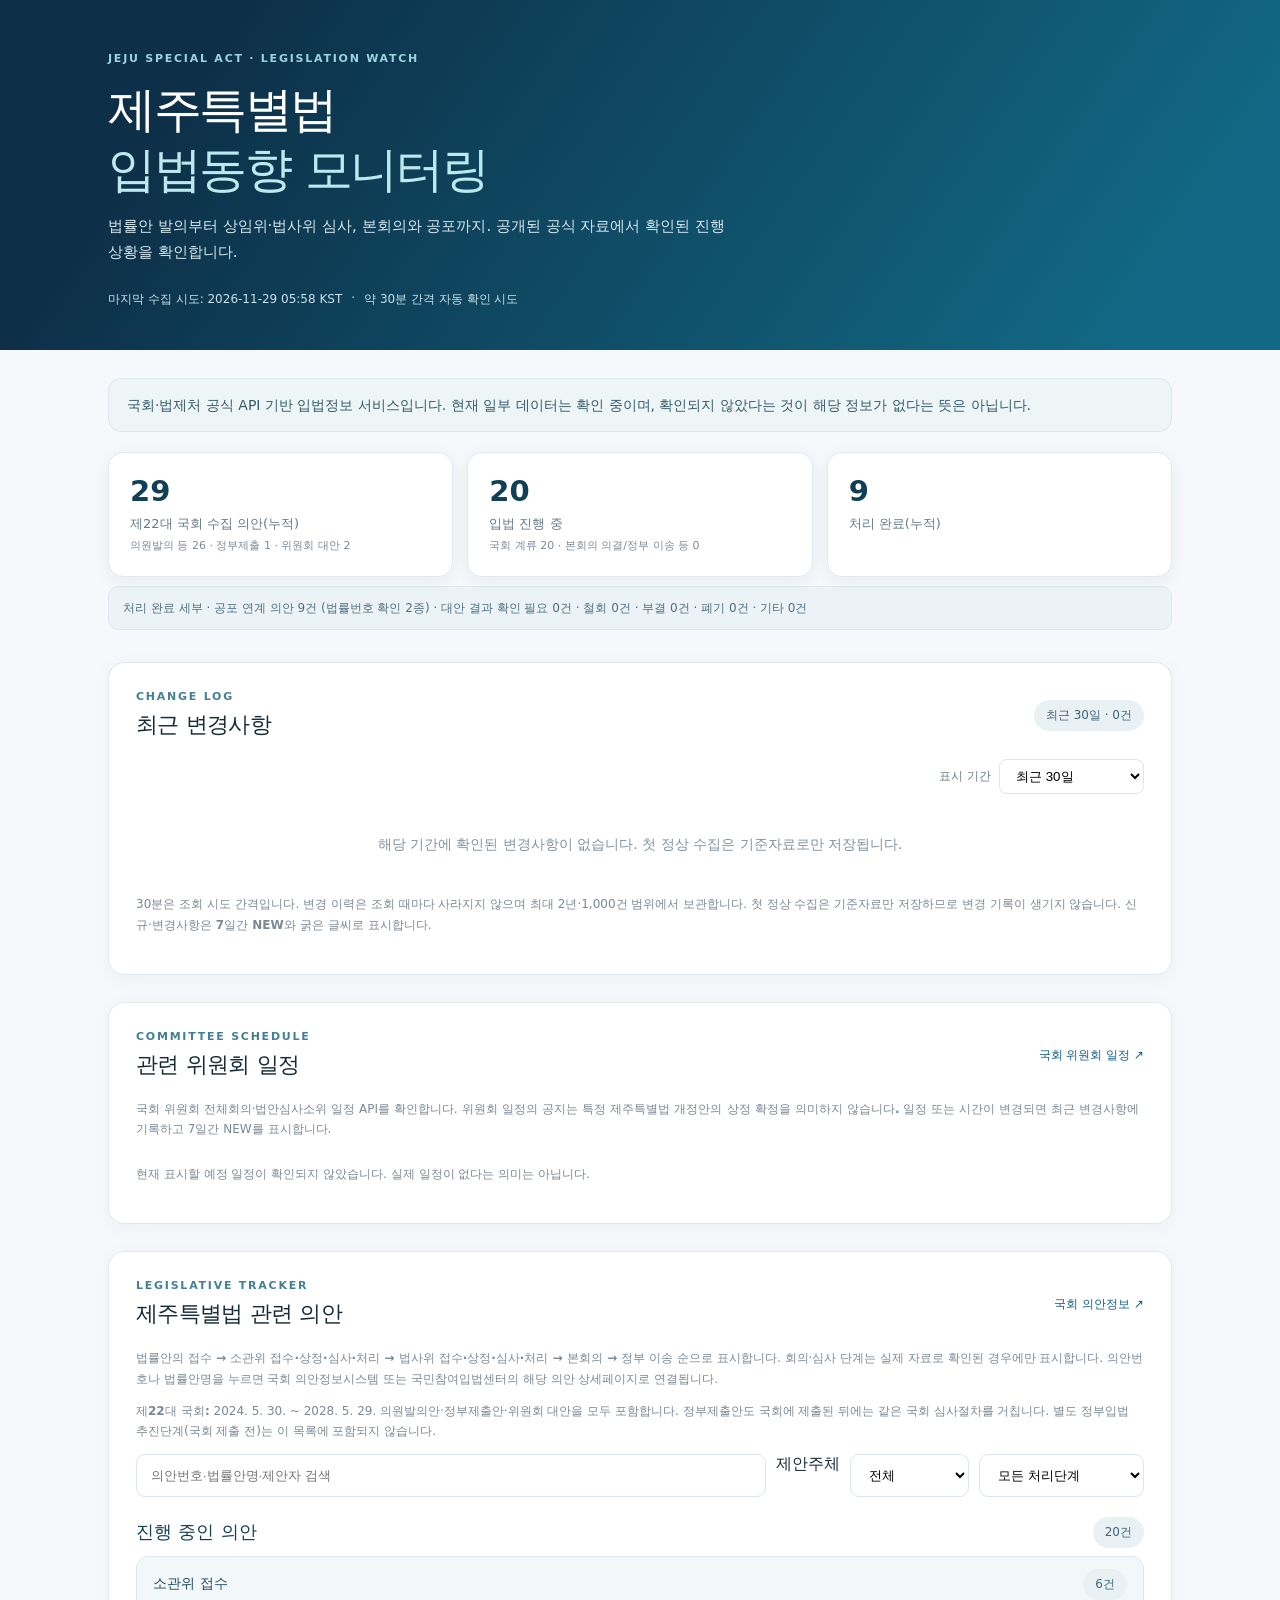
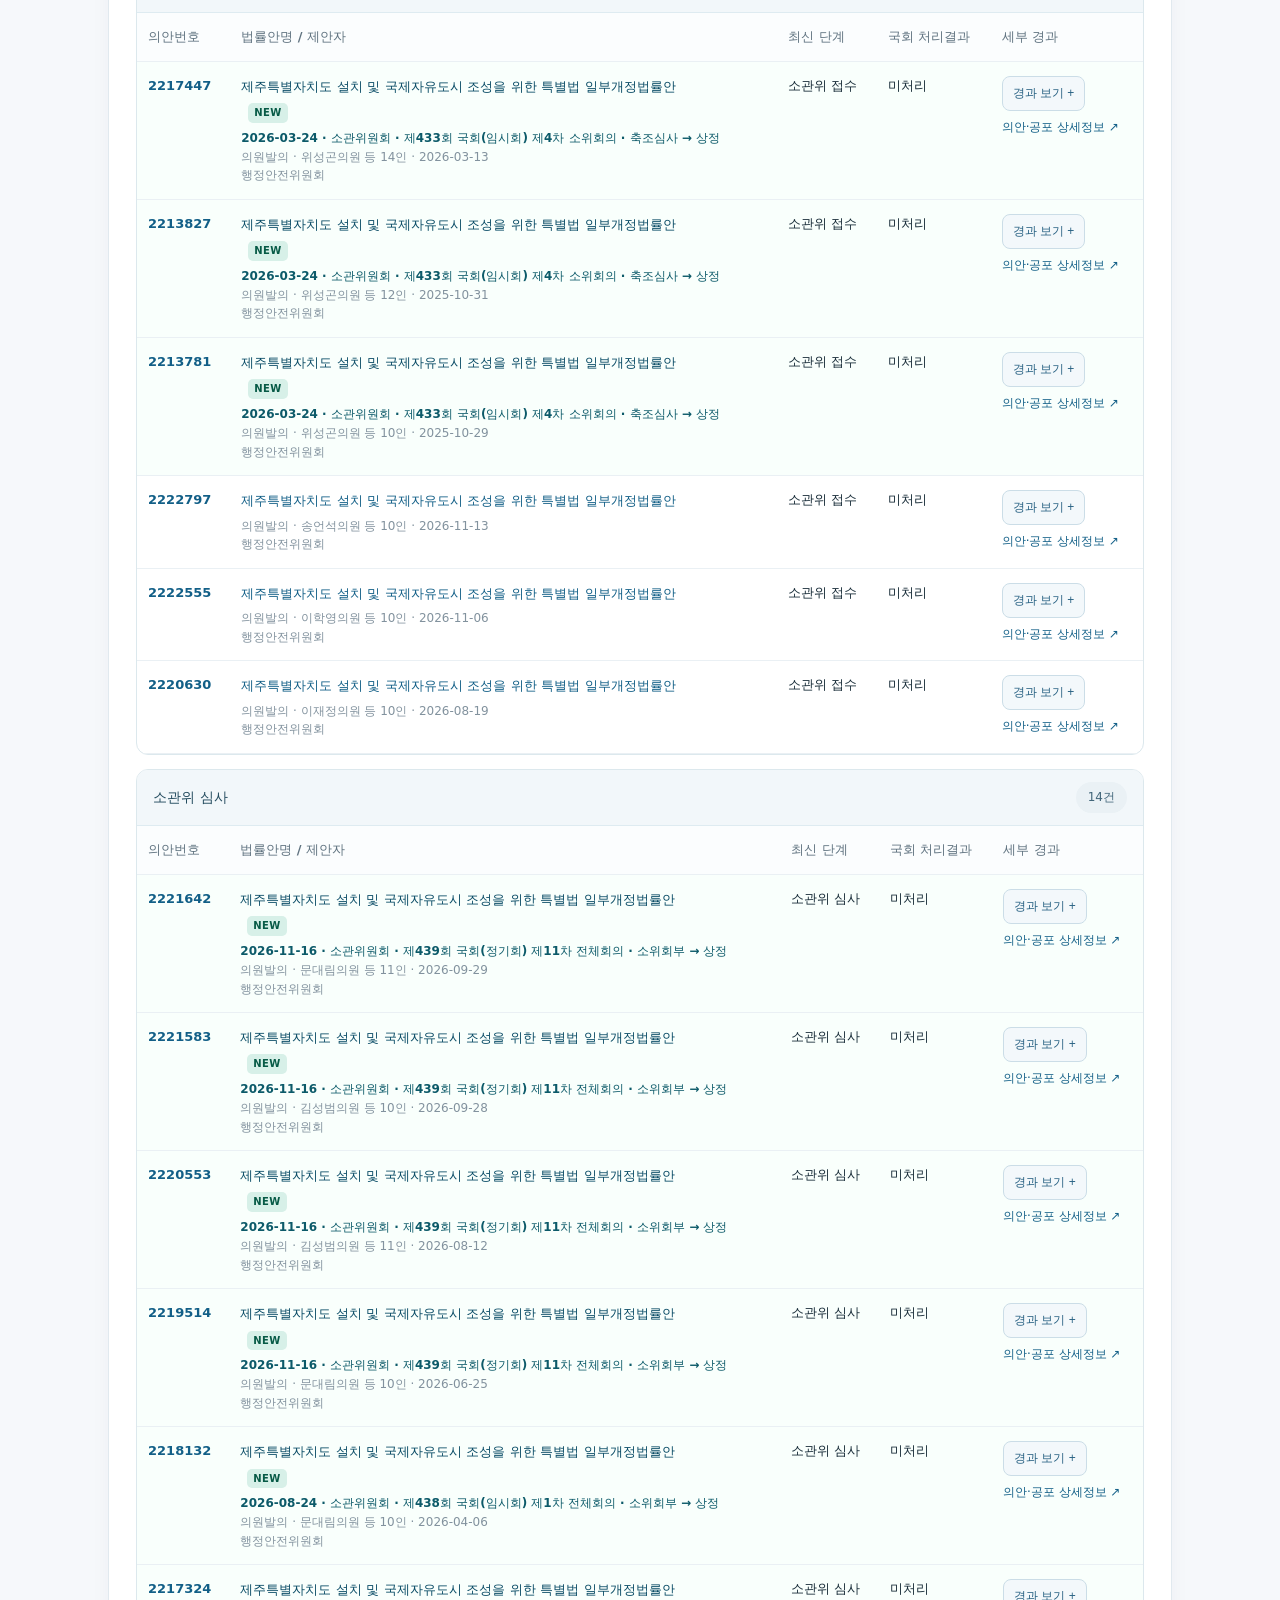
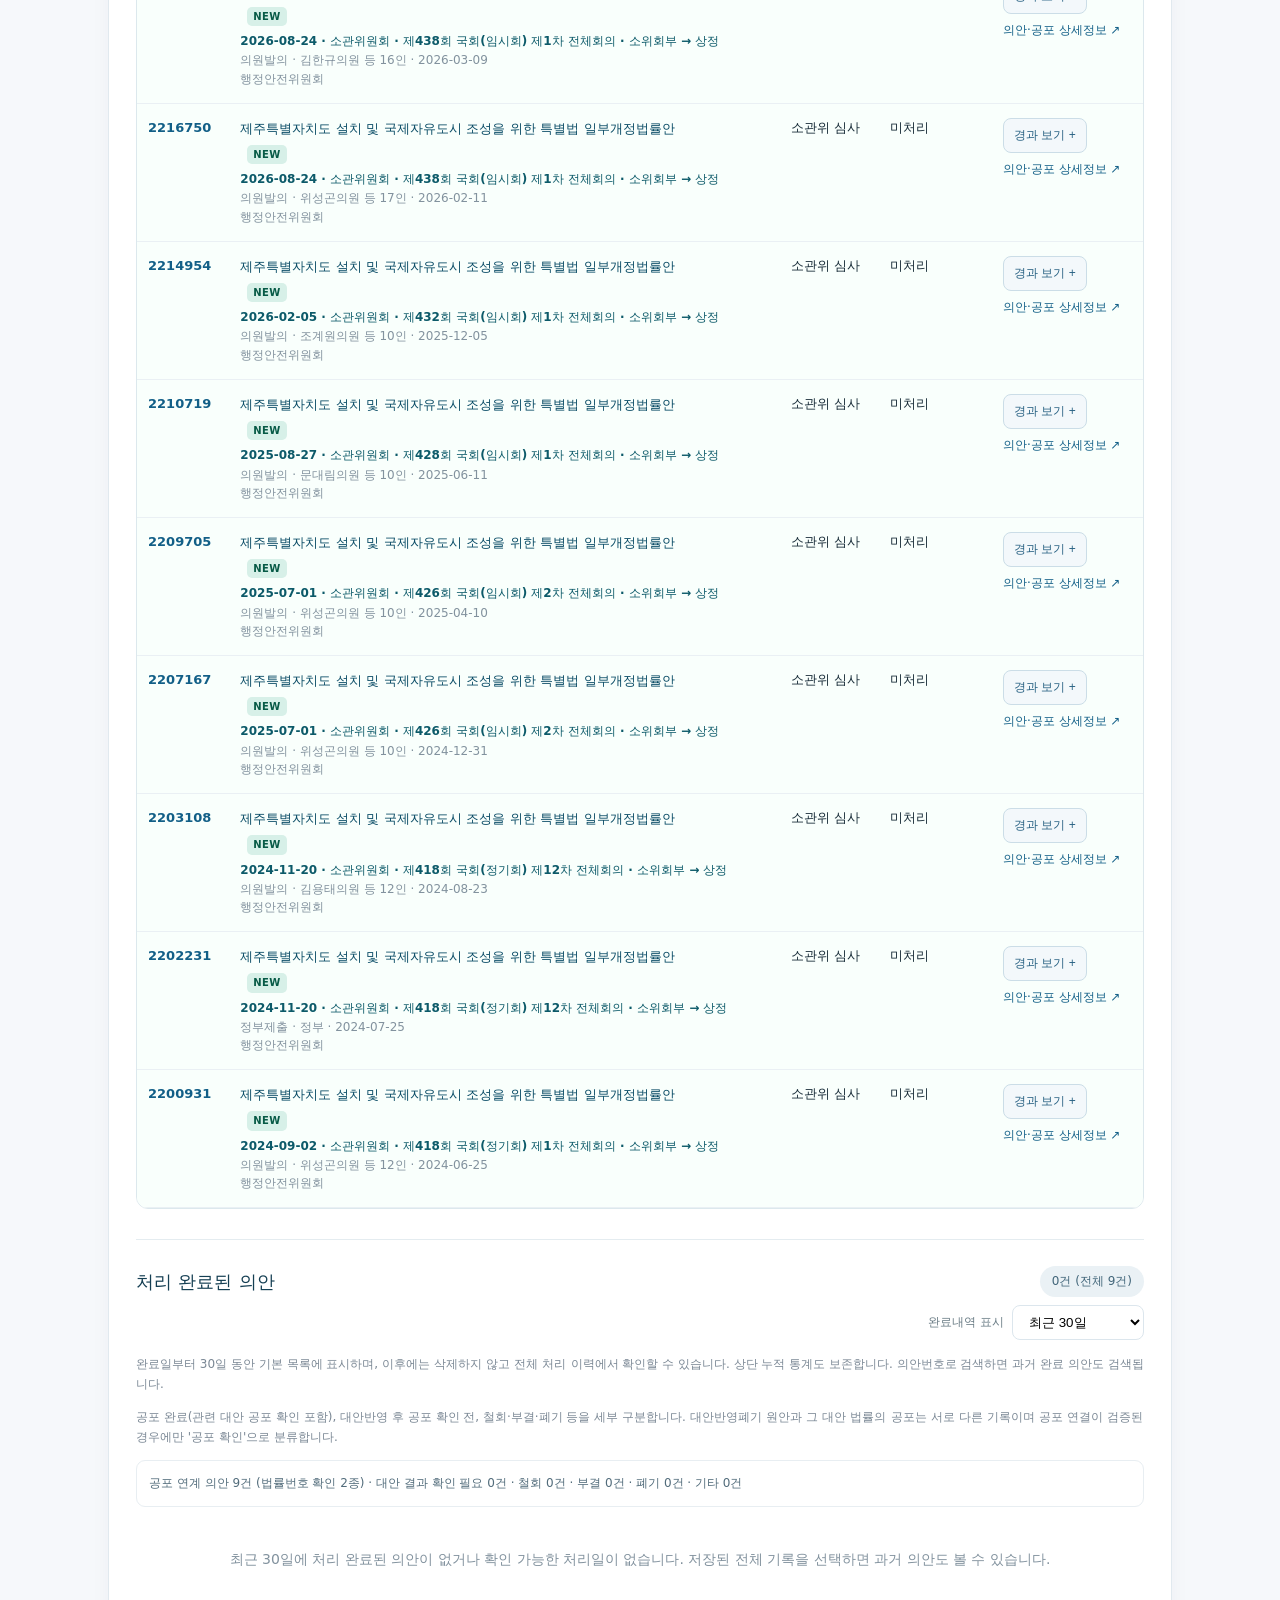
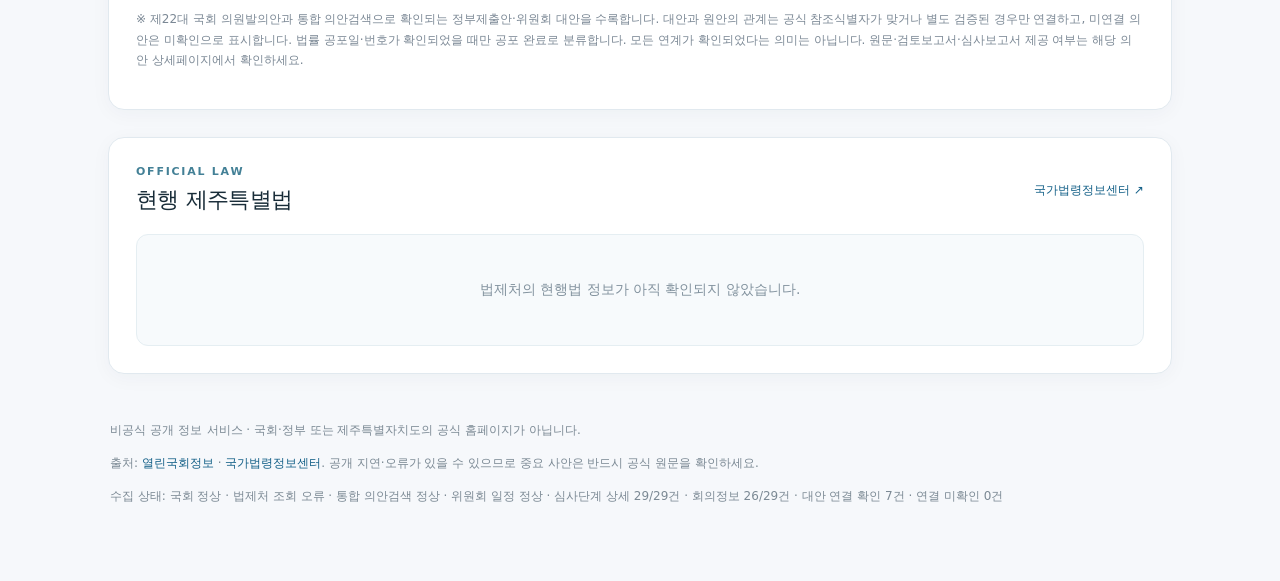
<file: site/index.html>
<!doctype html>
<html lang="ko">
<head>
  <meta charset="utf-8"><meta name="viewport" content="width=device-width,initial-scale=1">
  <meta name="theme-color" content="#0e314a">
  <meta name="description" content="제주특별법 관련 법률안의 발의, 상임위·법사위 심사, 본회의, 공포 현황을 추적하는 비공식 공개 서비스">
  <title>제주특별법 입법동향 모니터링</title>
  <link rel="stylesheet" href="style.css">
</head>
<body>
  <header class="hero"><div class="head-wrap">
    <div class="eyebrow">JEJU SPECIAL ACT · LEGISLATION WATCH</div>
    <h1>제주특별법<br><span>입법동향 모니터링</span></h1>
    <p>법률안 발의부터 상임위·법사위 심사, 본회의와 공포까지. 공개된 공식 자료에서 확인된 진행상황을 확인합니다.</p>
    <div class="hero-foot"><span id="last-check">데이터 확인 중</span><span>·</span><span>약 30분 간격 자동 확인 시도</span></div>
  </div></header>
  <main class="page">
    <section id="notice" class="notice" role="status">국회·법제처 공식 API 기반 입법정보 서비스입니다. 연결 상태 확인 중</section>
    <section class="stats" aria-label="입법동향 요약">
      <div class="stat"><strong id="count-bills">–</strong><span>제22대 국회 수집 의안(누적)</span><small id="bill-breakdown" class="stat-note">제안주체별 건수 확인 중</small></div>
      <div class="stat"><strong id="count-pending">–</strong><span>입법 진행 중</span><small id="pending-breakdown" class="stat-note">국회 계류·공포 전</small></div>
      <div class="stat"><strong id="count-completed">–</strong><span>처리 완료(누적)</span></div>
    </section>
    <p class="stats-breakdown" id="completed-breakdown">완료 세부: 공식 데이터 확인 중</p>
    <section class="section" id="recent">
      <div class="section-head"><div><div class="eyebrow dark">CHANGE LOG</div><h2>최근 변경사항</h2></div><span class="pill" id="recent-count">최근 30일 · 확인 중</span></div>
      <div class="tools"><label for="recent-period">표시 기간</label><select id="recent-period"><option value="7">최근 7일</option><option selected value="30">최근 30일</option><option value="90">최근 90일</option><option value="all">저장된 전체 기록</option></select></div>
      <div id="events" class="event-list"><div class="empty">변경 기록 확인 중</div></div>
      <p class="fine">30분은 <b>조회 시도 간격</b>입니다. 변경 이력은 조회 때마다 사라지지 않으며 최대 2년·1,000건 범위에서 보관합니다. 첫 정상 수집은 기준자료만 저장하므로 변경 기록이 생기지 않습니다. 신규·변경사항은 <b>7일간 NEW와 굵은 글씨</b>로 표시합니다.</p>
    </section>
    <section class="section" id="committee-schedule">
      <div class="section-head"><div><div class="eyebrow dark">COMMITTEE SCHEDULE</div><h2>관련 위원회 일정</h2></div><a class="soft-link" href="https://www.assembly.go.kr/portal/main/main.do#anchor7" target="_blank" rel="noopener noreferrer">국회 위원회 일정 ↗</a></div>
      <p class="fine">국회 위원회 전체회의·법안심사소위 일정 API를 확인합니다. <b>위원회 일정의 공지는 특정 제주특별법 개정안의 상정 확정을 의미하지 않습니다.</b> 일정 또는 시간이 변경되면 최근 변경사항에 기록하고 7일간 NEW를 표시합니다.</p>
      <div id="committee-schedules" class="schedule-list"><div class="empty">위원회 일정 확인 중</div></div>
    </section>
    <section class="section" id="legislation">
      <div class="section-head"><div><div class="eyebrow dark">LEGISLATIVE TRACKER</div><h2>제주특별법 관련 의안</h2></div><a class="soft-link" href="https://likms.assembly.go.kr/bill/main.do" rel="noopener noreferrer" target="_blank">국회 의안정보 ↗</a></div>
      <p class="fine">법률안의 <b>접수 → 소관위 접수·상정·심사·처리 → 법사위 접수·상정·심사·처리 → 본회의 → 정부 이송</b> 순으로 표시합니다. 회의·심사 단계는 실제 자료로 확인된 경우에만 표시합니다. 의안번호나 법률안명을 누르면 국회 의안정보시스템 또는 국민참여입법센터의 해당 의안 상세페이지로 연결됩니다.</p>
      <p class="fine" id="term-note"><b>제22대 국회:</b> 2024. 5. 30. ~ 2028. 5. 29. 의원발의안·정부제출안·위원회 대안을 모두 포함합니다. 정부제출안도 국회에 제출된 뒤에는 같은 국회 심사절차를 거칩니다. 별도 정부입법 추진단계(국회 제출 전)는 이 목록에 포함되지 않습니다.</p>
      <div class="filters"><label class="sr-only" for="search">검색</label><input type="search" id="search" placeholder="의안번호·법률안명·제안자 검색"><label for="proposer-type">제안주체</label><select id="proposer-type"><option value="">전체</option><option value="members">의원발의</option><option value="government">정부제출</option><option value="committee">위원회 대안</option></select><label class="sr-only" for="stage">처리단계</label><select id="stage"><option value="">모든 처리단계</option></select></div>
      <div class="list-heading"><h3>진행 중인 의안</h3><span class="pill" id="ongoing-total">확인 중</span></div>
      <div id="ongoing-groups" class="stage-groups"><div class="empty">조회 중</div></div>
      <div class="list-heading extra-top"><h3>처리 완료된 의안</h3><span class="pill" id="completed-total">확인 중</span></div>
      <div class="tools"><label for="completed-range">완료내역 표시</label><select id="completed-range"><option selected value="30">최근 30일</option><option value="90">최근 90일</option><option value="all">전체 처리 이력</option></select></div>
      <p class="fine">완료일부터 30일 동안 기본 목록에 표시하며, 이후에는 <b>삭제하지 않고 전체 처리 이력</b>에서 확인할 수 있습니다. 상단 누적 통계도 보존합니다. 의안번호로 검색하면 과거 완료 의안도 검색됩니다.</p>
      <p class="fine">공포 완료(관련 대안 공포 확인 포함), 대안반영 후 공포 확인 전, 철회·부결·폐기 등을 세부 구분합니다. <b>대안반영폐기 원안과 그 대안 법률의 공포는 서로 다른 기록</b>이며 공포 연결이 검증된 경우에만 '공포 확인'으로 분류합니다.</p>
      <div class="completion-breakdown" id="completion-breakdown-inline">확인 중</div>
      <div id="completed-groups" class="stage-groups"><div class="empty">조회 중</div></div>
      <p class="fine">※ 제22대 국회 의원발의안과 통합 의안검색으로 확인되는 정부제출안·위원회 대안을 수록합니다. 대안과 원안의 관계는 공식 참조식별자가 맞거나 별도 검증된 경우만 연결하고, <b>미연결 의안은 미확인으로 표시</b>합니다. 법률 공포일·번호가 확인되었을 때만 공포 완료로 분류합니다. 모든 연계가 확인되었다는 의미는 아닙니다. 원문·검토보고서·심사보고서 제공 여부는 해당 의안 상세페이지에서 확인하세요.</p>
    </section>
    <section class="section" id="law">
      <div class="section-head"><div><div class="eyebrow dark">OFFICIAL LAW</div><h2>현행 제주특별법</h2></div><a class="soft-link" href="https://www.law.go.kr/법령/제주특별자치도설치및국제자유도시조성을위한특별법" rel="noopener noreferrer" target="_blank">국가법령정보센터 ↗</a></div>
      <div class="law-card" id="law-card"><div class="empty">확인 중</div></div>
    </section>
    <footer><p><strong>비공식 공개 정보 서비스</strong> · 국회·정부 또는 제주특별자치도의 공식 홈페이지가 아닙니다.</p><p>출처: <a href="https://open.assembly.go.kr" target="_blank" rel="noopener noreferrer">열린국회정보</a> · <a href="https://www.law.go.kr" target="_blank" rel="noopener noreferrer">국가법령정보센터</a>. 공개 지연·오류가 있을 수 있으므로 중요 사안은 반드시 공식 원문을 확인하세요.</p><p id="source-status"></p></footer>
  </main><script src="app.js" defer></script>
</body></html>
</file>
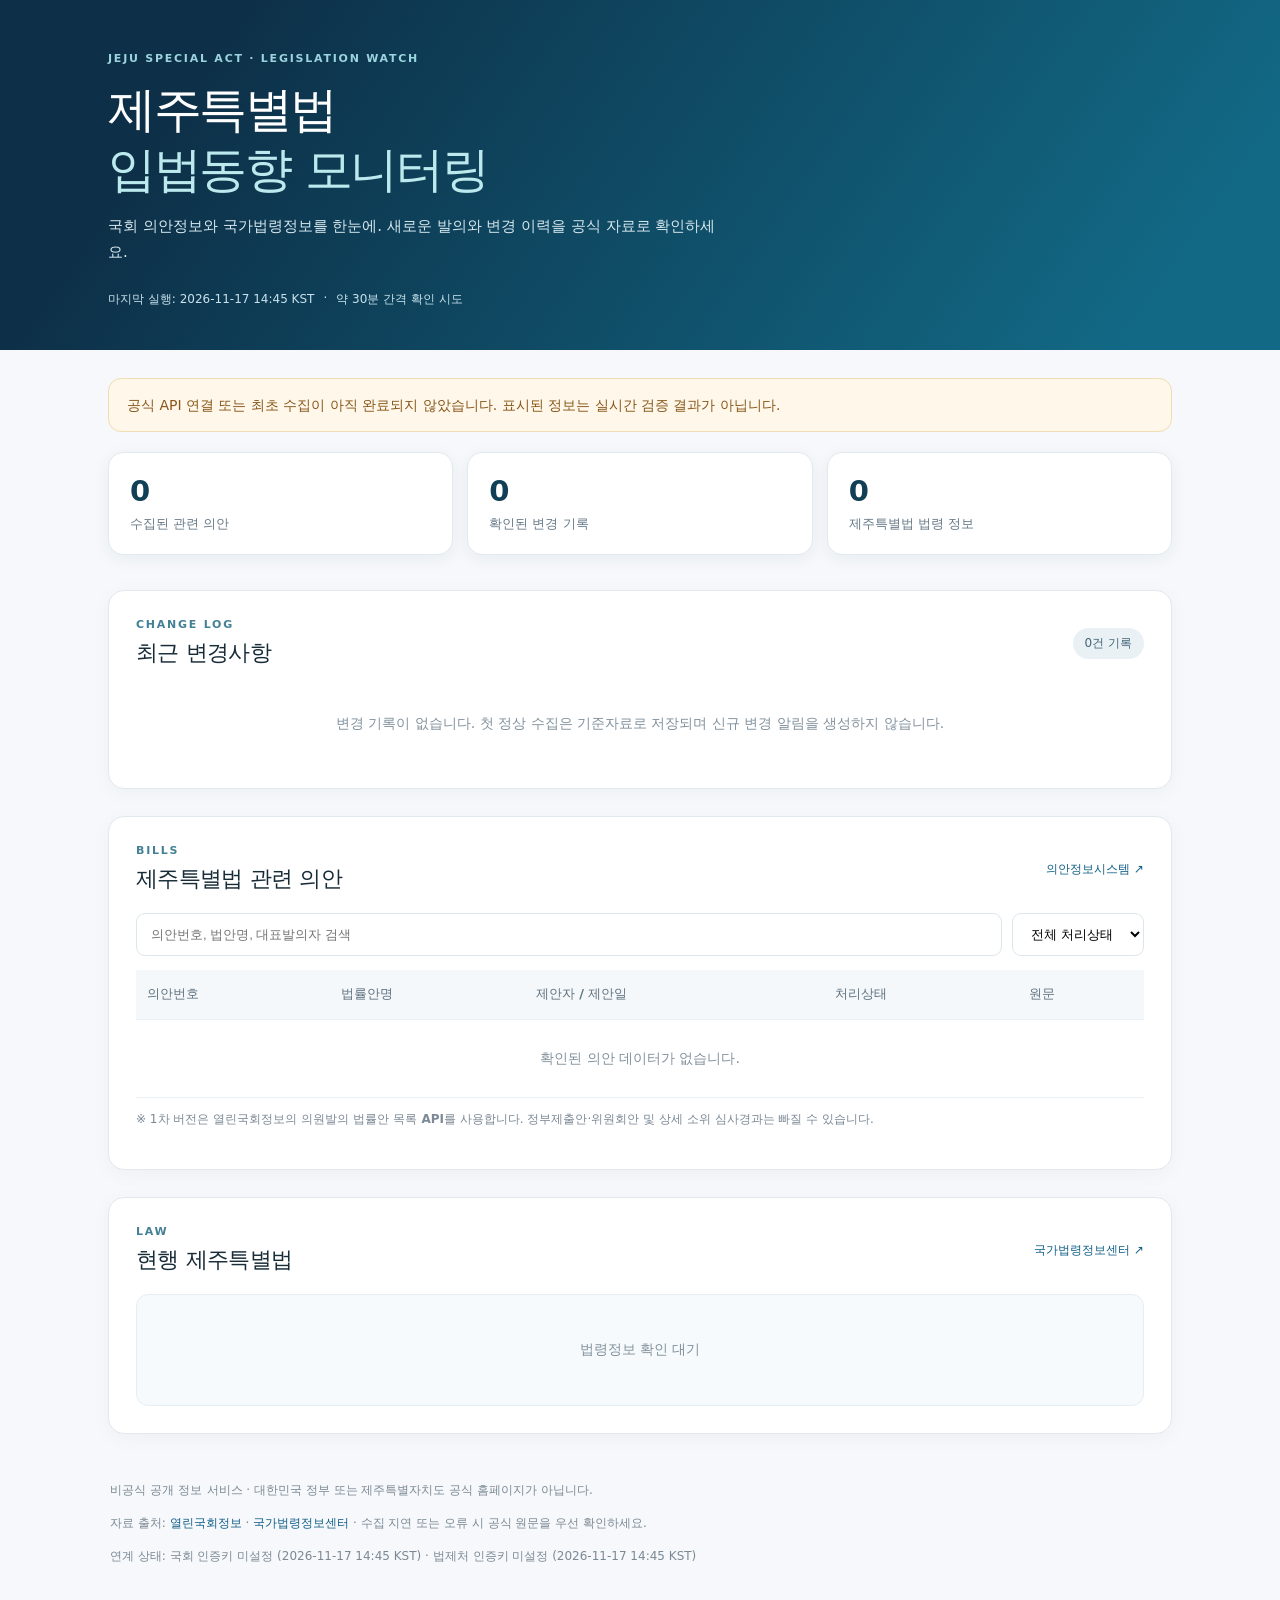
<file: jeju_law_public_website/site/index.html>
<!doctype html>
<html lang="ko"><head><meta charset="utf-8"><meta name="viewport" content="width=device-width, initial-scale=1"><meta name="theme-color" content="#0e314a"><meta name="description" content="제주특별법 개정안 및 법령 변경사항을 공식 공개 데이터로 확인하는 비공식 모니터링 사이트"><title>제주특별법 입법동향 모니터링</title><link rel="stylesheet" href="style.css"></head><body>
<header class="hero"><div class="head-wrap"><div class="eyebrow">JEJU SPECIAL ACT · LEGISLATION WATCH</div><h1>제주특별법<br><span>입법동향 모니터링</span></h1><p>국회 의안정보와 국가법령정보를 한눈에. 새로운 발의와 변경 이력을 공식 자료로 확인하세요.</p><div class="hero-foot"><span id="last-check">데이터 연결 대기</span><span class="dot">·</span><span>약 30분 간격 확인 시도</span></div></div></header>
<main class="page"><section id="notice" class="notice" role="status">연결 상태를 확인하고 있습니다.</section>
<section class="stats" aria-label="요약"><div class="stat"><strong id="count-bills">–</strong><span>수집된 관련 의안</span></div><div class="stat"><strong id="count-events">–</strong><span>확인된 변경 기록</span></div><div class="stat"><strong id="count-law">–</strong><span>제주특별법 법령 정보</span></div></section>
<section class="section"><div class="section-head"><div><div class="eyebrow dark">CHANGE LOG</div><h2>최근 변경사항</h2></div><span class="pill" id="event-total">확인 대기</span></div><div id="events" class="event-list"><div class="empty">공식 데이터를 불러오고 있습니다.</div></div></section>
<section class="section"><div class="section-head"><div><div class="eyebrow dark">BILLS</div><h2>제주특별법 관련 의안</h2></div><a class="soft-link" href="https://likms.assembly.go.kr/bill/main.do" target="_blank" rel="noopener noreferrer">의안정보시스템 ↗</a></div><div class="filters"><label class="sr-only" for="search">법안 검색</label><input id="search" type="search" placeholder="의안번호, 법안명, 대표발의자 검색" autocomplete="off"><label class="sr-only" for="stage">처리상태 필터</label><select id="stage"><option value="">전체 처리상태</option></select></div><div class="table-scroll"><table><thead><tr><th>의안번호</th><th>법률안명</th><th>제안자 / 제안일</th><th>처리상태</th><th>원문</th></tr></thead><tbody id="bills"><tr><td colspan="5" class="empty">수집 결과를 기다리는 중입니다.</td></tr></tbody></table></div><p class="fine">※ 1차 버전은 열린국회정보의 <b>의원발의 법률안 목록 API</b>를 사용합니다. 정부제출안·위원회안 및 상세 소위 심사경과는 빠질 수 있습니다.</p></section>
<section class="section"><div class="section-head"><div><div class="eyebrow dark">LAW</div><h2>현행 제주특별법</h2></div><a class="soft-link" href="https://www.law.go.kr/법령/제주특별자치도설치및국제자유도시조성을위한특별법" target="_blank" rel="noopener noreferrer">국가법령정보센터 ↗</a></div><div class="law-card" id="law-card"><div class="empty">법령정보 확인 대기</div></div></section>
<footer><p><strong>비공식 공개 정보 서비스</strong> · 대한민국 정부 또는 제주특별자치도 공식 홈페이지가 아닙니다.</p><p>자료 출처: <a href="https://open.assembly.go.kr" target="_blank" rel="noopener noreferrer">열린국회정보</a> · <a href="https://www.law.go.kr" target="_blank" rel="noopener noreferrer">국가법령정보센터</a> · 수집 지연 또는 오류 시 공식 원문을 우선 확인하세요.</p><p id="source-status"></p></footer></main><script src="app.js" defer></script></body></html>
</file>
<file: site/style.css>
:root{font-family:Pretendard,'Apple SD Gothic Neo','Malgun Gothic',system-ui,sans-serif;color:#182c38;background:#f6f8fb;font-synthesis:none}*{box-sizing:border-box}body{margin:0}a{color:#125f87;text-decoration:none}a:hover{text-decoration:underline}.hero{background:linear-gradient(125deg,#0d2f47 15%,#126985 90%);color:#fff;min-height:290px}.head-wrap,.page{max-width:1120px;margin:auto;padding:0 28px}.head-wrap{padding-top:52px;padding-bottom:42px}.eyebrow{color:#9bd4df;font-size:11px;letter-spacing:.16em;font-weight:800}.eyebrow.dark{color:#438096}.hero h1{font-size:clamp(31px,5vw,48px);line-height:1.25;letter-spacing:-.05em;margin:14px 0}.hero h1 span{color:#bce9ed}.hero p{font-size:15px;color:#d6e8ee;max-width:620px;line-height:1.7}.hero-foot{display:flex;flex-wrap:wrap;gap:9px;margin-top:26px;color:#c8e2eb;font-size:12px}.page{padding-top:28px;padding-bottom:32px}.notice{border:1px solid #bfd4e5;background:#eaf4fa;color:#21536c;border-radius:13px;padding:15px 18px;line-height:1.6;font-size:14px}.notice.warn{background:#fff7e9;border-color:#f0dcb2;color:#87571a}.notice.good{background:#ecf8f2;border-color:#c5e7d1;color:#236b4c}.stats{display:grid;grid-template-columns:repeat(3,1fr);gap:14px;margin:20px 0 35px}.stat{background:#fff;border:1px solid #e1e9ef;border-radius:15px;padding:21px;box-shadow:0 4px 16px #1c3e5010}.stat strong{display:block;font-size:29px;color:#113f56;font-variant-numeric:tabular-nums}.stat span{display:block;color:#667987;margin-top:7px;font-size:13px}.section{margin:27px 0;background:#fff;border:1px solid #e1e9ef;border-radius:16px;padding:27px;box-shadow:0 4px 20px #1c3e500a}.section-head{display:flex;justify-content:space-between;align-items:center;gap:15px;margin-bottom:19px}.section h2{font-size:22px;letter-spacing:-.03em;margin:7px 0 0}.pill{border-radius:30px;background:#eaf1f5;color:#42667a;padding:7px 12px;font-size:12px}.soft-link{font-size:12px;white-space:nowrap}.event-list{display:grid;gap:10px}.event{border:1px solid #e4ecf1;border-radius:10px;padding:16px 18px}.event-top{display:flex;align-items:center;flex-wrap:wrap;gap:9px}.event strong{font-size:14px}.event p{margin:9px 0 0;color:#526977;font-size:13px;line-height:1.7}.event time{font-size:12px;color:#82929e}.tag{display:inline-block;border-radius:5px;padding:4px 7px;background:#ecf4f6;color:#226481;font-size:11px;font-weight:700}.tag.law{background:#eff3e7;color:#627835}.filters{display:flex;gap:10px;margin-bottom:14px}.filters input,.filters select{border:1px solid #dce6ed;border-radius:9px;padding:12px 14px;background:#fff;min-width:0;font-size:13px}.filters input{flex:1}.table-scroll{overflow:auto}table{border-collapse:collapse;min-width:760px;width:100%;font-size:13px}th{text-align:left;color:#607380;background:#f5f8fa}th,td{border-bottom:1px solid #eaf0f4;padding:14px 11px;vertical-align:top;line-height:1.55}td:nth-child(2){font-weight:600}.empty{text-align:center;padding:28px;color:#82929e;font-size:14px}.fine{font-size:12px;color:#7b8895;line-height:1.65}.law-card{background:#f7fafc;border:1px solid #e5eef2;border-radius:12px;padding:18px}.law-title{font-size:17px;font-weight:700;margin:0 0 10px}.law-info{display:flex;gap:10px 24px;flex-wrap:wrap;color:#5c7480;font-size:13px}.law-info strong{color:#213f50}footer{color:#7b8994;font-size:12px;line-height:1.75;padding:7px 2px 30px}.sr-only{position:absolute;width:1px;height:1px;overflow:hidden;clip:rect(0,0,0,0)}@media(max-width:680px){.head-wrap,.page{padding-left:18px;padding-right:18px}.head-wrap{padding-top:38px}.section{padding:18px}.stats{gap:7px}.stat{padding:15px 10px}.stat strong{font-size:24px}.stat span{font-size:11px}.section h2{font-size:19px}.filters{flex-direction:column}.hero p{font-size:14px}}
/* v2: 의안 단계별 그룹과 회의 이력 */
.list-heading{display:flex;align-items:center;justify-content:space-between;gap:12px;margin:20px 0 8px}.list-heading h3{font-size:18px;color:#153f53;margin:0}.extra-top{border-top:1px solid #e4ecf0;padding-top:26px;margin-top:30px}.bill-title{display:block;font-size:13px;margin-bottom:5px}.muted{font-weight:400;color:#82929e;font-size:12px}.num{color:#245671;font-variant-numeric:tabular-nums;white-space:nowrap}.details-btn{border:1px solid #cbdde7;border-radius:8px;background:#f3f8fb;color:#286183;padding:8px 10px;cursor:pointer;white-space:nowrap;font-size:12px}.details-btn:hover{background:#e8f3f8}.detail-row>td{background:#f8fafc;padding:6px 12px 18px}.detail-box{border:1px solid #dfeaf0;border-radius:12px;padding:18px;line-height:1.8}.detail-box h4{font-size:13px;margin:0 0 10px;color:#174961}.detail-box h4:not(:first-child){margin-top:18px}.detail-grid{display:grid;grid-template-columns:repeat(auto-fit,minmax(140px,1fr));gap:10px}.detail-item{background:#fff;padding:10px 12px;border:1px solid #e5edf1;border-radius:8px}.detail-item span,.detail-item strong{display:block;font-size:12px}.detail-item strong{font-weight:700;margin-top:3px}.meeting-line{margin:4px 0;color:#526977;font-size:12px}.tools{display:flex;justify-content:flex-end;gap:8px;align-items:center;margin-bottom:14px;font-size:12px;color:#6b7d86}.tools select{padding:8px 12px;border:1px solid #dce6ed;border-radius:8px;background:#fff}.section .fine{margin:12px 0;line-height:1.7}.stat strong{word-break:keep-all}.stat span{word-break:keep-all}
@media(max-width:680px){.list-heading h3{font-size:16px}.stat strong{font-size:20px}.detail-grid{grid-template-columns:repeat(2,1fr)}}

/* v3: 처리단계 순서별 분류, 완료 세부 집계 */
.stat .stat-note{display:block;margin-top:5px;color:#7d8996;font-size:11px;line-height:1.5}.stats{margin-bottom:9px}.stats-breakdown{margin:0 0 32px;background:#ecf3f6;border:1px solid #e1e9ef;border-radius:10px;padding:11px 14px;color:#507080;font-size:12px;line-height:1.7}.stage-groups{display:grid;gap:14px}.stage-card{border:1px solid #dce8ed;border-radius:12px;overflow:hidden}.stage-head{display:flex;align-items:center;gap:12px;justify-content:space-between;background:#f2f7fa;padding:12px 16px;border-bottom:1px solid #deebf1}.stage-head h4{font-size:14px;margin:0;color:#234b5e}.stage-card table th{background:#fbfdfe}.completion-breakdown{font-size:12px;line-height:1.8;color:#526c7b;padding:12px;border:1px solid #e8eef2;border-radius:9px;margin:8px 0 16px}.related-alt{background:#ecf6f2;border:1px solid #d4e8df;border-radius:10px;padding:12px;margin-top:16px}.related-alt p{font-size:12px;margin:6px 0}.related-alt strong{font-size:13px}

/* v4: 국회 의안별 개별 상세링크를 명확히 표시 */
.bill-title .soft-link{font-size:13px;white-space:normal;font-weight:700;line-height:1.65;display:inline-block}
.num .soft-link{font-size:13px;font-weight:700}
.num .soft-link:hover,.bill-title .soft-link:hover{text-decoration:underline}
.link-gap{height:6px}.detail-box>.soft-link{display:inline-block;margin-top:12px;font-weight:700}

/* v5: 7일 NEW 표시, 국회 위원회 의사일정 공개 */
.new-mark{display:inline-flex;align-items:center;border-radius:5px;padding:2px 6px;margin-left:7px;vertical-align:middle;background:#d7f0e8;color:#075a46;font-size:10px;font-weight:800;letter-spacing:.04em}
.new-bill .bill-title .soft-link{font-weight:800;color:#0a4c66}
.new-bill .bill-update{font-weight:700;color:#0c5a69;font-size:12px;margin-top:6px;line-height:1.6}
.new-bill td{background:#f9fffc}
.schedule-list{display:grid;gap:10px}.schedule-item{border:1px solid #dbe9e7;border-radius:10px;padding:15px;background:#fbfefd}
.schedule-head{display:flex;align-items:center;gap:8px;flex-wrap:wrap}.schedule-head strong{font-size:13px;color:#23475a}
.schedule-item p{font-size:12px;margin:8px 0}.schedule-item .fine{color:#677987}
.event .new-mark{margin-right:6px}.notice.good{background:#edf5f7;border-color:#dce8ee;color:#355b69}

/* v6: 대안반영 원안에 관련 대안의 최종 공포 결과를 즉시 표시 */
.alt-inline{margin-top:6px;padding:4px 8px;background:#edf7f1;color:#176149;border-radius:5px;font-size:12px;font-weight:700;display:inline-block;line-height:1.55}
.alt-original-row{font-size:12px;margin-top:7px}.alt-original-row .soft-link{white-space:normal}
</file>
<file: jeju_law_public_website/site/style.css>
:root{font-family:Pretendard,'Apple SD Gothic Neo','Malgun Gothic',system-ui,sans-serif;color:#182c38;background:#f6f8fb;font-synthesis:none}*{box-sizing:border-box}body{margin:0}a{color:#125f87;text-decoration:none}a:hover{text-decoration:underline}.hero{background:linear-gradient(125deg,#0d2f47 15%,#126985 90%);color:#fff;min-height:290px}.head-wrap,.page{max-width:1120px;margin:auto;padding:0 28px}.head-wrap{padding-top:52px;padding-bottom:42px}.eyebrow{color:#9bd4df;font-size:11px;letter-spacing:.16em;font-weight:800}.eyebrow.dark{color:#438096}.hero h1{font-size:clamp(31px,5vw,48px);line-height:1.25;letter-spacing:-.05em;margin:14px 0}.hero h1 span{color:#bce9ed}.hero p{font-size:15px;color:#d6e8ee;max-width:620px;line-height:1.7}.hero-foot{display:flex;flex-wrap:wrap;gap:9px;margin-top:26px;color:#c8e2eb;font-size:12px}.page{padding-top:28px;padding-bottom:32px}.notice{border:1px solid #bfd4e5;background:#eaf4fa;color:#21536c;border-radius:13px;padding:15px 18px;line-height:1.6;font-size:14px}.notice.warn{background:#fff7e9;border-color:#f0dcb2;color:#87571a}.notice.good{background:#ecf8f2;border-color:#c5e7d1;color:#236b4c}.stats{display:grid;grid-template-columns:repeat(3,1fr);gap:14px;margin:20px 0 35px}.stat{background:#fff;border:1px solid #e1e9ef;border-radius:15px;padding:21px;box-shadow:0 4px 16px #1c3e5010}.stat strong{display:block;font-size:29px;color:#113f56;font-variant-numeric:tabular-nums}.stat span{display:block;color:#667987;margin-top:7px;font-size:13px}.section{margin:27px 0;background:#fff;border:1px solid #e1e9ef;border-radius:16px;padding:27px;box-shadow:0 4px 20px #1c3e500a}.section-head{display:flex;justify-content:space-between;align-items:center;gap:15px;margin-bottom:19px}.section h2{font-size:22px;letter-spacing:-.03em;margin:7px 0 0}.pill{border-radius:30px;background:#eaf1f5;color:#42667a;padding:7px 12px;font-size:12px}.soft-link{font-size:12px;white-space:nowrap}.event-list{display:grid;gap:10px}.event{border:1px solid #e4ecf1;border-radius:10px;padding:16px 18px}.event-top{display:flex;align-items:center;flex-wrap:wrap;gap:9px}.event strong{font-size:14px}.event p{margin:9px 0 0;color:#526977;font-size:13px;line-height:1.7}.event time{font-size:12px;color:#82929e}.tag{display:inline-block;border-radius:5px;padding:4px 7px;background:#ecf4f6;color:#226481;font-size:11px;font-weight:700}.tag.law{background:#eff3e7;color:#627835}.filters{display:flex;gap:10px;margin-bottom:14px}.filters input,.filters select{border:1px solid #dce6ed;border-radius:9px;padding:12px 14px;background:#fff;min-width:0;font-size:13px}.filters input{flex:1}.table-scroll{overflow:auto}table{border-collapse:collapse;min-width:760px;width:100%;font-size:13px}th{text-align:left;color:#607380;background:#f5f8fa}th,td{border-bottom:1px solid #eaf0f4;padding:14px 11px;vertical-align:top;line-height:1.55}td:nth-child(2){font-weight:600}.empty{text-align:center;padding:28px;color:#82929e;font-size:14px}.fine{font-size:12px;color:#7b8895;line-height:1.65}.law-card{background:#f7fafc;border:1px solid #e5eef2;border-radius:12px;padding:18px}.law-title{font-size:17px;font-weight:700;margin:0 0 10px}.law-info{display:flex;gap:10px 24px;flex-wrap:wrap;color:#5c7480;font-size:13px}.law-info strong{color:#213f50}footer{color:#7b8994;font-size:12px;line-height:1.75;padding:7px 2px 30px}.sr-only{position:absolute;width:1px;height:1px;overflow:hidden;clip:rect(0,0,0,0)}@media(max-width:680px){.head-wrap,.page{padding-left:18px;padding-right:18px}.head-wrap{padding-top:38px}.section{padding:18px}.stats{gap:7px}.stat{padding:15px 10px}.stat strong{font-size:24px}.stat span{font-size:11px}.section h2{font-size:19px}.filters{flex-direction:column}.hero p{font-size:14px}}
</file>
